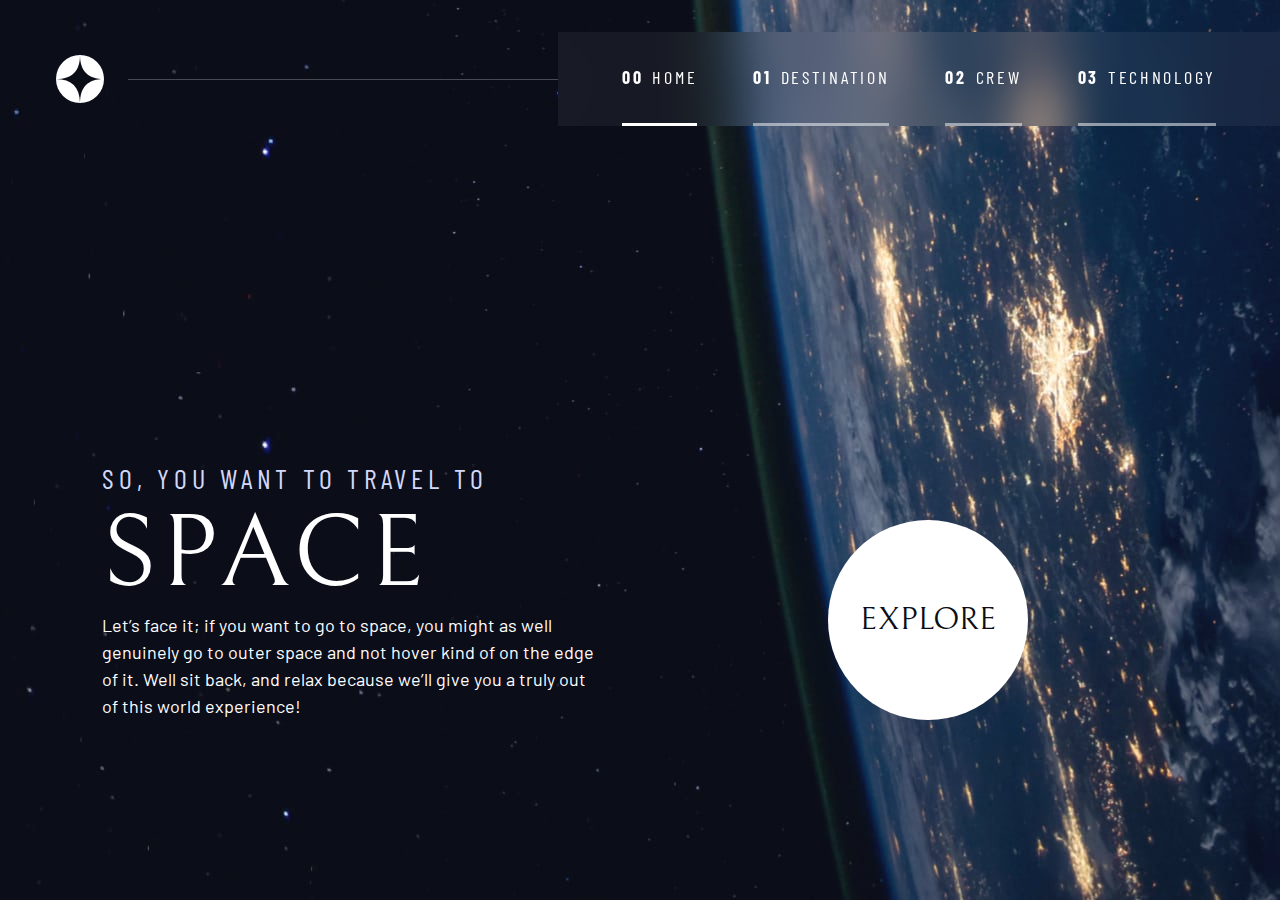
<file: index.html>
<!DOCTYPE html>
<html lang="en">
<head>
  <meta charset="UTF-8">
  <meta name="viewport" content="width=device-width, initial-scale=1.0">
  <link rel="icon" type="image/png" sizes="32x32" href="./assets/favicon-32x32.png">
  <link rel="preconnect" href="https://fonts.googleapis.com">
  <link rel="preconnect" href="https://fonts.gstatic.com" crossorigin>
  <link href="https://fonts.googleapis.com/css2?family=Barlow+Condensed:wght@400;700&family=Barlow:wght@400;700&family=Bellefair&display=swap" rel="stylesheet">
  <link rel="stylesheet" href="index.css">

  <title>Frontend Mentor | Space tourism website</title>
  <script src="index.js" defer></script>
</head>
<body class="home">
  <header class="primary-header flex">
    <div>
      <img src="./assets/shared/logo.svg" alt="space tourism logo" class="logo">
    </div>
    <button class="mobile-nav-toggle" aria-controls="primary-navigation" aria-expanded="false"><span class="sr-only">Menu</span></button>
    <nav>
      <ul id="primary-navigation" class="primary-navigation underline-indicators flex">
        <li class="active">
          <a class="ff-sans-cond uppercase text-white letter-spacing-2" href="index.html"><span>00</span>Home</a>
        </li>
        <li>
          <a class="ff-sans-cond uppercase text-white letter-spacing-2" data-visible="false" href="destination.html"><span>01</span>Destination</a>
        </li>
        <li>
          <a class="ff-sans-cond uppercase text-white letter-spacing-2" href="crew.html"><span>02</span>Crew</a>
        </li>
        <li>
          <a class="ff-sans-cond uppercase text-white letter-spacing-2" href="technology.html"><span>03</span>Technology</a>
        </li>
      </ul>
    </nav>
  </header>
  <div class="grid-container grid-container--home">
      <div>
        <h1 class="text-accent fs-500 ff-sans-cond uppercase letter-spacing-1">So, you want to travel to
        <span class="d-block fs-900 ff-serif text-white">Space</span></h1>
        <p>
          Let’s face it; if you want to go to space, you might as well genuinely go to 
          outer space and not hover kind of on the edge of it. Well sit back, and relax 
          because we’ll give you a truly out of this world experience!
        </p>
      </div>
      <div>
        <a href="#" class="large-button uppercase ff-serif text-dark bg-white">Explore</a>
      </div>
  </div>
</body>
</html>
</file>
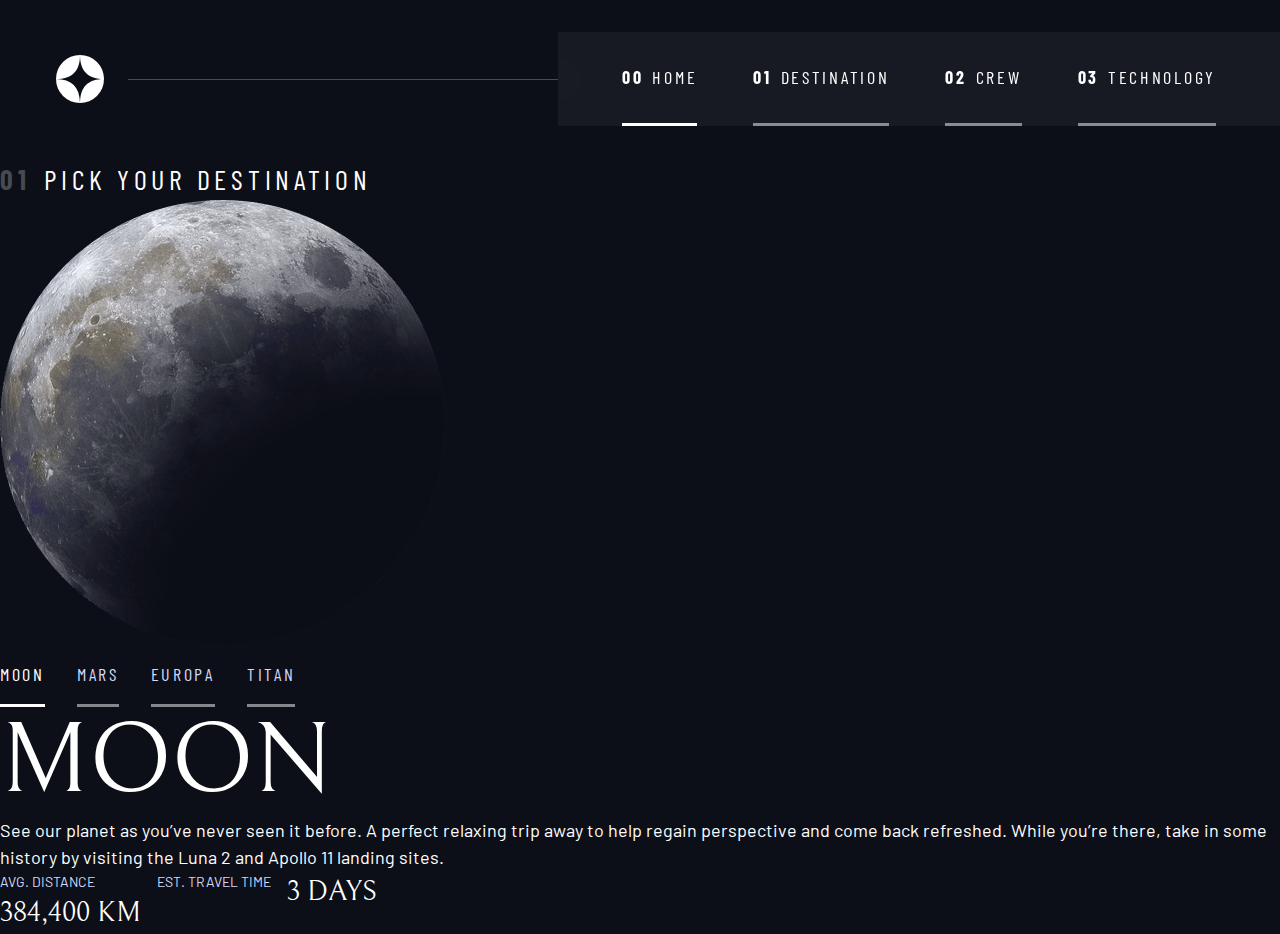
<file: destination-moon.html>
<!DOCTYPE html>
<html lang="en">
<head>
  <meta charset="UTF-8">
  <meta name="viewport" content="width=device-width, initial-scale=1.0">
  <link rel="icon" type="image/png" sizes="32x32" href="./assets/favicon-32x32.png">
  <link rel="preconnect" href="https://fonts.googleapis.com">
  <link rel="preconnect" href="https://fonts.gstatic.com" crossorigin>
  <link href="https://fonts.googleapis.com/css2?family=Barlow+Condensed:wght@400;700&family=Barlow:wght@400;700&family=Bellefair&display=swap" rel="stylesheet">
  <link rel="stylesheet" href="index.css">

  <title>Frontend Mentor | Space tourism website</title>
  <script src="index.js" defer></script>
</head>
<body class="destination">
  <a class="skip-to-content" href="#main">Skip to main content</a>
  <header class="primary-header flex">
    <div>
      <img src="./assets/shared/logo.svg" alt="space tourism logo" class="logo">
    </div>
    <button class="mobile-nav-toggle" aria-controls="primary-navigation" aria-expanded="false"><span class="sr-only">Menu</span></button>
    <nav>
      <ul id="primary-navigation" class="primary-navigation underline-indicators flex">
        <li class="active">
          <a class="ff-sans-cond uppercase text-white letter-spacing-2" href="index.html"><span aria-hidden="true">00</span>Home</a>
        </li>
        <li>
          <a class="ff-sans-cond uppercase text-white letter-spacing-2" data-visible="false" href="destination.html"><span aria-hidden="true">01</span>Destination</a>
        </li>
        <li>
          <a class="ff-sans-cond uppercase text-white letter-spacing-2" href="crew.html"><span aria-hidden="true">02</span>Crew</a>
        </li>
        <li>
          <a class="ff-sans-cond uppercase text-white letter-spacing-2" href="technology.html"><span aria-hidden="true">03</span>Technology</a>
        </li>
      </ul>
    </nav>
  </header>
  <main id="main" class="grid-container-xxxxx grid-container--destination">
     <h1 class="numbered-title"><span aria-hidden="true">01</span>Pick your destination</h1>
     <img src="assets/destination/image-moon.png" alt="the moon" />
     <div class="tab-list underline-indicators flex">
        <button aria-selected="true" class="uppercase ff-sans-cond text-accent bg-dark letter-spacing-2">Moon</button>
        <button aria-selected="false" class="uppercase ff-sans-cond text-accent bg-dark letter-spacing-2">Mars</button>
        <button aria-selected="false" class="uppercase ff-sans-cond text-accent bg-dark letter-spacing-2">Europa</button>
        <button aria-selected="false" class="uppercase ff-sans-cond text-accent bg-dark letter-spacing-2">Titan</button>
     </div>
     <article>
        <h2 class="fs-800 uppercase ff-serif">Moon</h2>
      
        <p>See our planet as you’ve never seen it before. A perfect relaxing trip away to help 
        regain perspective and come back refreshed. While you’re there, take in some history 
        by visiting the Luna 2 and Apollo 11 landing sites.</p>
        <div class="flex">
          <div>
            <h3 class="text-accent fs-200 uppercase">Avg. distance</h3>
            <p class="fs-500 ff-serif uppercase">384,400 km</p>
          </div>
          <h3 class="text-accent fs-200 uppercase">Est. travel time</h3>
          <p class="fs-500 ff-serif uppercase">3 days</p>
        </div>
    </article>
  </main>
</body>
</html>
</file>
<file: index.css>
/*------------------------------------*/
/*        Custom properties           */
/*------------------------------------*/
:root {
    /* colors */
    --clr-dark: 230 35% 7%;
    --clr-light: 231 77% 90%;
    --clr-white: 0 0% 100%;

    /* font-sizes */
    --fs-900: clamp(5rem, 8vw, 9.375rem);
    --fs-800: 3.5rem;
    --fs-700: 1.5rem;
    --fs-600: 1rem;
    --fs-500: 1rem;
    --fs-400: 0.9375rem;
    --fs-300: 1rem;
    --fs-200: 0.875rem;

    /* font-families */
    --ff-serif: "Bellefair", serif;
    --ff-sans-cond: "Barlow Condensed", sans-serif;
    --ff-sans-normal: "Barlow", sans-serif;
}

@media (min-width: 35em) {
    :root {
        /* font-sizes */
        --fs-800: 5rem;
        --fs-700: 2.5rem;
        --fs-600: 1.5rem;
        --fs-500: 1.25rem;
        --fs-400: 1rem;
    }
}

@media (min-width: 45em) {
    :root {
        --fs-800: 6.25rem;
        --fs-700: 3.5rem;
        --fs-600: 2rem;
        --fs-400: 1.125rem;
        --fs-500: 1.75rem;
    }
}
/*------------------------------------*/
/*        RESET                       */
/*------------------------------------*/

/* Box sizing */
*,
*::before,
*::after {
    box-sizing: border-box;
}

/* Reset margins */
body, h1, h2, h3, h4, h5, p, figure, picture {
    margin: 0;
}

h1, h2, h3, h4, h5, h6, p {
    font-weight: 400;
}

/* Body setup */
body {
    font-family: var(--ff-sans-normal);
    font-size: var(--fs-400);
    color: hsl(var(--clr-white));
    background-color: hsl(var(--clr-dark));
    line-height: 1.5;
    min-height: 100vh;
    display: grid;
    grid-template-rows: min-content 1fr;
}

/* Image setup */
img,
picture {
    max-width: 100%;
    display: block;
}

/* Forms setup */
input,
button,
textarea,
select {
    font: inherit;
}

/* Remove animations for people turned it off */
@media (prefers-reduced-motion: reduce) {
    *,
    *::before,
    *::after {
        animation-duration: 0.01s !important;
        animation-iteration-count: 1 !important;
        transition-duration: 0.01ms !important;
        scroll-behavior: auto !important;
    }
}

/*------------------------------------*/
/*        Utility classes             */
/*------------------------------------*/

.flex {
    display: flex;
    gap: var(--gap, 1rem);
}

.grid {
    display: grid;
    gap: var(--gap, 1rem);
}

.d-block {
    display: block;
}

.flow > *:where:not(:first-child) {
    margin-top: var(--flow-space, 1rem);
}

.container {
    padding-inline: 2em;
    margin-inline: auto;
    max-width: 80rem;
}

.grid-container {
    text-align: center;
    display: grid;
    place-items: center;
    padding-inline: 1rem;
}

.grid-container * {
    max-width: 50ch;
}

@media (min-width: 45rem) {
    .grid-container {
        text-align: left;
        column-gap: var(--container-gap, 2rem);
        grid-template-columns: minmax(2rem, 1fr) repeat(2, minmax(0, 40rem)) minmax(2rem, 1fr) ;
    }

    .grid-container > *:first-child {
        grid-column: 2;
    }
    
    .grid-container > *:last-child {
        grid-column: 3;    
    }

    .grid-container--home {
        padding-bottom: max(6rem, 20vh);
        align-items: end;

    }
}


.sr-only {
    position: absolute;
    width: 1px;
    height: 1px;
    padding: 0;
    margin: -1px;
    overflow: hidden;
    clip: rect(0, 0, 0, 0);
    white-space: nowrap;
    border: 0;
}

.skip-to-content {
    z-index: 9999;
    position: absolute;
    background: hsl(var(--clr-white));
    color: hsl(var(--clr-dark));
    padding: .5em 1em;
    margin-inline: auto;
    transform: translateY(-100%);
    transition: transform 250ms ease-in;
}

.skip-to-content:focus {
    transform: translateY(0);
}

.box {
    background: lightblue;
    padding: 3rem;
}

/* colors */

.bg-dark {
    background-color: hsl(var(--clr-dark));
}
.bg-accent {
    background-color: hsl(var(--clr-light));
}
.bg-white {
    background-color: hsl(var(--clr-white));
}

.text-dark {
    color: hsl(var(--clr-dark));
}
.text-accent {
    color: hsl(var(--clr-light));
}
.text-white {
    color: hsl(var(--clr-white));
}

/* typography */

.ff-serif {
    font-family: var(--ff-serif);
}
.ff-sans-cond {
    font-family: var(--ff-sans-cond);
}
.ff-sans-normal {
    font-family: var(--ff-sans-normal);
}

.letter-spacing-1 {
    letter-spacing: 4.75px;
}
.letter-spacing-2 {
    letter-spacing: 2.7px;
}
.letter-spacing-3 {
    letter-spacing: 2.35px;
}

.uppercase { 
    text-transform: uppercase;
}

.fs-900 {
    font-size: var(--fs-900);
}
.fs-800 {
    font-size: var(--fs-800);
}
.fs-700 {
    font-size: var(--fs-700);
}
.fs-600 {
    font-size: var(--fs-600);
}
.fs-500 {
    font-size: var(--fs-500);
}
.fs-400 {
    font-size: var(--fs-400);
}
.fs-300 {
    font-size: var(--fs-300);
}
.fs-200 {
    font-size: var(--fs-200);
}

.fs-900,
.fs-800,
.fs-700,
.fs-600 {
    line-height: 1.1;
}

.numbered-title {
    font-family: var(--ff-sans-cond);
    font-size: var(--fs-500);
    text-transform: uppercase;
    letter-spacing: 4.72px;
}

.numbered-title span {
    margin-right: .5em;
    font-weight: 700;
    color: hsl(var(--clr-white) / .25)
}

/*------------------------------------*/
/*        Components                  */
/*------------------------------------*/

.large-button {
    font-size: 2rem;
    position: relative;
    display: inline-grid;
    z-index: 1;
    place-items: center;
    padding: 0 2rem;
    border-radius: 50%;
    aspect-ratio: 1;
    text-decoration: none;
}

.large-button::after {
    content: "";
    position: absolute;
    background: hsl(var(--clr-white) / .15);
    width: 100%;
    height: 100%;
    border-radius: 50%;
    z-index: -1;
    opacity: 0;
    transition: opacity 500ms linear, transform 750ms ease-in-out;
}

.large-button:hover::after,
.large-button:focus::after {
    opacity: 1;
    transform: scale(1.5);
}

.logo {
    margin: 1.5rem clamp(1.5rem, 5vw, 3.5rem);
}

.primary-header {
    justify-content: space-between;
    align-items: center;
}

.primary-navigation {
    --gap: clamp(1.5rem, 5vw, 3.5rem);
    --underline-gap: 2rem;
    list-style: none;
    padding: 0;
    margin: 0;
    background: hsl(var(--clr-dark) / 0.95);
}

.primary-navigation a {
    text-decoration: none;
}

.primary-navigation a > span {
    font-weight: 700;
    margin-right: .5em;
}

.mobile-nav-toggle {
    display: none;
}

@supports (backdrop-filter: blur(1rem)) {
    .primary-navigation {
        background: hsl(var(--clr-white) / .05);
        backdrop-filter: blur(1.5rem);
    }
}

@media (max-width: 35rem) {
    .primary-navigation {
        --underline-gap: .5rem;
        position: fixed;
        z-index: 1000;
        inset: 0 0 0 30%;
        list-style: none;
        padding: min(20rem, 15vh) 2rem;
        margin: 0;
        flex-direction: column;
        transform: translateX(100%);
        transition: transform 500ms ease-in-out;
    }

    .primary-navigation[data-visible="true"] {
        transform: translateX(0);
    }

    .mobile-nav-toggle {
        display: block;
        position: absolute;
        z-index: 2000;
        right: 1rem;
        top: 2rem;
        background: transparent;
        border: 0;
        background-image: url(./assets/shared/icon-hamburger.svg);
        background-repeat: no-repeat;
        background-position: center;
        width: 1.5rem;
        aspect-ratio: 1;
    }

    .mobile-nav-toggle[aria-expanded="true"] {
        background-image: url(./assets/shared/icon-close.svg);
    }

    .mobile-nav-toggle:focus-visible {
        outline: 5px solid white;
        outline-offset: 5px;
    }
}

@media (min-width: 35em) {
    .primary-navigation {
        padding-inline: clamp(3rem, 5vw, 7rem);
    }
}

@media (min-width: 35em) and (max-width: 44.999em) {
    .primary-navigation a > span {
        display: none;
    }
}

@media (min-width: 45em) {
    .primary-header::after {
        content: '';
        display: block;
        position: relative;
        height: 1px;
        width: 100%;
        background: hsl(var(--clr-white) / .25);;
        order: 1;
        margin-right: -2.5rem;
    }

    nav {
        order: 2;
    }

    .primary-navigation {
        margin-block: 2rem;
    }
}

.underline-indicators > * {
    padding: var(--underline-gap, 1rem) 0;
    border: 0;
    cursor: pointer;
    border-bottom: .2rem solid hsl(var(--clr-white) / .5);
}

.underline-indicators > .active,
.underline-indicators > [aria-selected="true"] {
    color: hsl(var(--clr-white) / 1);
    border-color: hsl(var(--clr-white) / 1);
}

.tab-list {
    --gap: 2rem;
}

.dot-indicators > * {
    cursor: pointer;
    border: 0;
    border-radius: 50%;
    aspect-ratio: 1;
    padding: .5em;
    background-color: hsl(var(--clr-white) / .25);
}

.dot-indicators > *:hover,
.dot-indicators > *:focus {
    background-color: hsl(var(--clr-white) / .5);
}

.dot-indicators > [aria-selected="true"] {
    border-color: hsl(var(--clr-white) / 1);
}

/*------------------------------------*/
/*        Page specific  background   */
/*------------------------------------*/
body {
    background-size: cover;
    background-position: bottom center;
    overflow-x: hidden;
}


/*-------------Home---------------------------*/
.home {
    background-image: url(./assets/home/background-home-mobile.jpg);
}

@media(min-width: 35rem) {
    .home {
        background-image: url(./assets/home/background-home-tablet.jpg);
    }
}

@media(min-width: 45rem) {
    .home {
        background-position: center center;
        background-image: url(./assets/home/background-home-desktop.jpg);
    }
}
</file>
